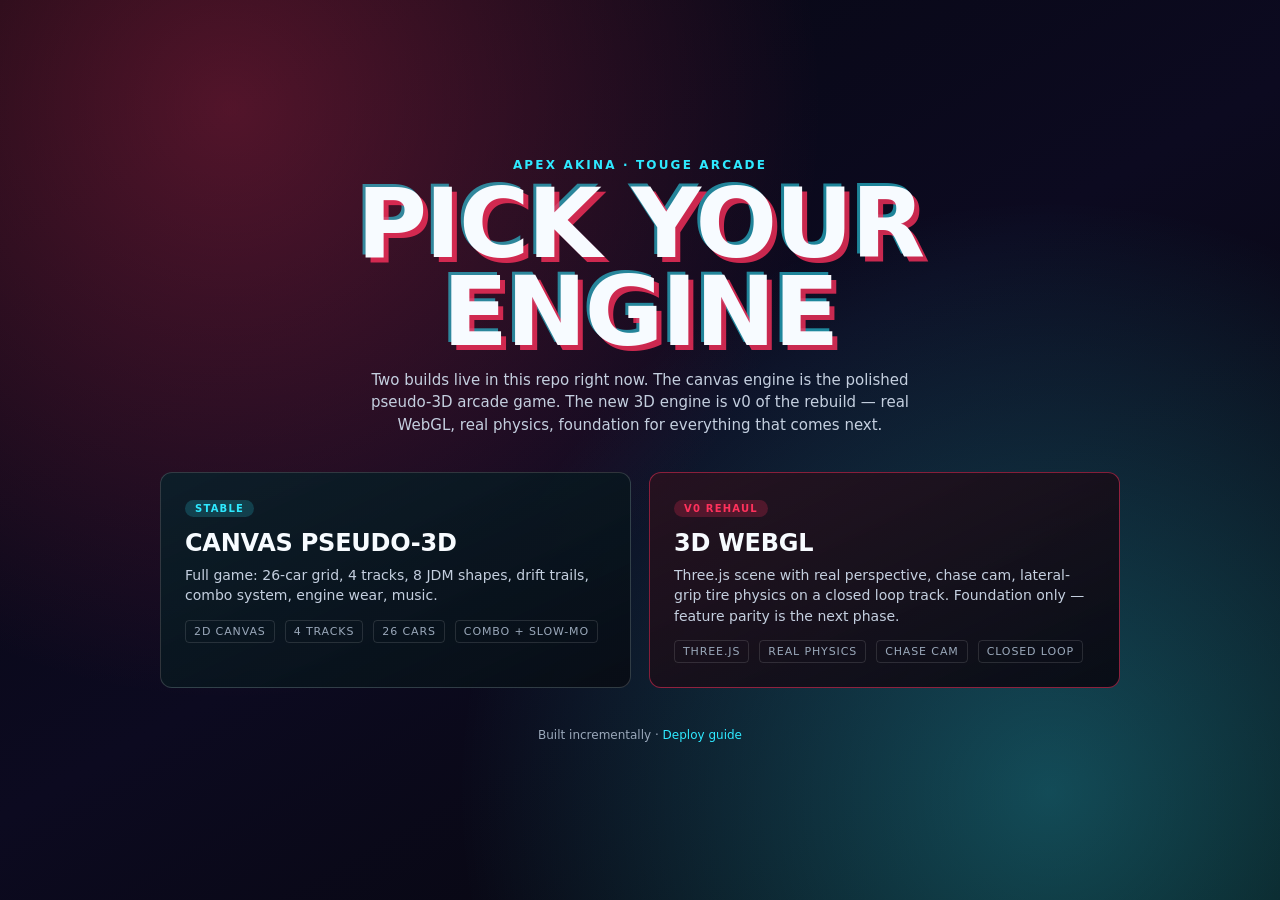
<file: index.html>
<!doctype html>
<html lang="en">
  <head>
    <meta charset="utf-8">
    <meta name="viewport" content="width=device-width, initial-scale=1">
    <title>Apex Akina</title>
    <style>
      :root {
        color-scheme: dark;
        --ink: #f7fbff;
        --muted: #9aa8ba;
        --cyan: #2ee9ff;
        --hot: #ff315c;
        --gold: #ffd166;
      }
      * { box-sizing: border-box; }
      html, body { height: 100%; }
      body {
        margin: 0;
        font-family: Inter, ui-sans-serif, system-ui, "Segoe UI", sans-serif;
        color: var(--ink);
        background:
          radial-gradient(circle at 18% 12%, rgba(255, 49, 92, 0.30), transparent 45%),
          radial-gradient(circle at 82% 88%, rgba(46, 233, 255, 0.30), transparent 45%),
          linear-gradient(150deg, #060710, #0c0a20 50%, #050608);
        min-height: 100%;
        display: grid;
        place-items: center;
        padding: 32px 20px;
        overflow-x: hidden;
      }
      .wrap {
        width: min(960px, 100%);
        text-align: center;
      }
      .eyebrow {
        margin: 0 0 8px;
        color: var(--cyan);
        font-weight: 900;
        font-size: 12px;
        letter-spacing: 0.18em;
        text-transform: uppercase;
      }
      h1 {
        margin: 0 0 12px;
        font-size: clamp(40px, 8vw, 96px);
        line-height: 0.92;
        letter-spacing: -0.02em;
        text-transform: uppercase;
        text-shadow: 5px 5px 0 rgba(255, 49, 92, 0.78), -3px -3px 0 rgba(46, 233, 255, 0.55);
      }
      .subtitle {
        margin: 0 auto 36px;
        max-width: 580px;
        color: #c4cfdf;
        line-height: 1.5;
        font-size: 15px;
      }
      .engines {
        display: grid;
        grid-template-columns: repeat(2, minmax(0, 1fr));
        gap: 18px;
      }
      .engine-card {
        display: block;
        text-decoration: none;
        color: inherit;
        padding: 24px;
        border: 1px solid rgba(255, 255, 255, 0.16);
        border-radius: 12px;
        background:
          linear-gradient(155deg, rgba(46, 233, 255, 0.08), rgba(8, 13, 22, 0.92)),
          rgba(8, 13, 22, 0.86);
        text-align: left;
        transition: border-color 120ms ease, transform 100ms ease, box-shadow 200ms ease;
      }
      .engine-card:hover {
        border-color: var(--cyan);
        transform: translateY(-2px);
        box-shadow: 0 18px 40px rgba(46, 233, 255, 0.18);
      }
      .engine-card.is-new {
        border-color: rgba(255, 49, 92, 0.5);
        background:
          linear-gradient(155deg, rgba(255, 49, 92, 0.12), rgba(8, 13, 22, 0.92)),
          rgba(8, 13, 22, 0.86);
      }
      .engine-card.is-new:hover {
        border-color: var(--hot);
        box-shadow: 0 18px 40px rgba(255, 49, 92, 0.22);
      }
      .engine-card .tag {
        display: inline-block;
        padding: 3px 10px;
        border-radius: 999px;
        font-size: 10px;
        font-weight: 900;
        text-transform: uppercase;
        letter-spacing: 0.12em;
        margin-bottom: 12px;
      }
      .engine-card .tag.canvas { background: rgba(46, 233, 255, 0.18); color: var(--cyan); }
      .engine-card .tag.threed { background: rgba(255, 49, 92, 0.22); color: var(--hot); }
      .engine-card h2 {
        margin: 0 0 8px;
        font-size: 24px;
        text-transform: uppercase;
        letter-spacing: -0.01em;
      }
      .engine-card p { margin: 0; color: #c4cfdf; line-height: 1.45; font-size: 14px; }
      .engine-card .meta {
        margin-top: 14px;
        display: flex;
        flex-wrap: wrap;
        gap: 10px;
        font-size: 11px;
        color: var(--muted);
        text-transform: uppercase;
        letter-spacing: 0.08em;
      }
      .engine-card .meta span {
        padding: 4px 8px;
        border: 1px solid rgba(255, 255, 255, 0.12);
        border-radius: 4px;
      }
      footer {
        margin-top: 40px;
        font-size: 12px;
        color: var(--muted);
      }
      footer a { color: var(--cyan); text-decoration: none; }
      footer a:hover { text-decoration: underline; }
      @media (max-width: 660px) {
        .engines { grid-template-columns: 1fr; }
      }
    </style>
  </head>
  <body>
    <div class="wrap">
      <p class="eyebrow">Apex Akina &middot; touge arcade</p>
      <h1>Pick your engine</h1>
      <p class="subtitle">
        Two builds live in this repo right now. The canvas engine is the polished pseudo-3D arcade game.
        The new 3D engine is v0 of the rebuild — real WebGL, real physics, foundation for everything that comes next.
      </p>

      <div class="engines">
        <a class="engine-card" href="canvas.html">
          <span class="tag canvas">Stable</span>
          <h2>Canvas Pseudo-3D</h2>
          <p>Full game: 26-car grid, 4 tracks, 8 JDM shapes, drift trails, combo system, engine wear, music.</p>
          <div class="meta">
            <span>2D Canvas</span><span>4 tracks</span><span>26 cars</span><span>combo + slow-mo</span>
          </div>
        </a>
        <a class="engine-card is-new" href="next/index.html">
          <span class="tag threed">v0 Rehaul</span>
          <h2>3D WebGL</h2>
          <p>Three.js scene with real perspective, chase cam, lateral-grip tire physics on a closed loop track. Foundation only — feature parity is the next phase.</p>
          <div class="meta">
            <span>Three.js</span><span>Real physics</span><span>Chase cam</span><span>Closed loop</span>
          </div>
        </a>
      </div>

      <footer>
        Built incrementally · <a href="DEPLOY.md">Deploy guide</a>
      </footer>
    </div>
  </body>
</html>
</file>
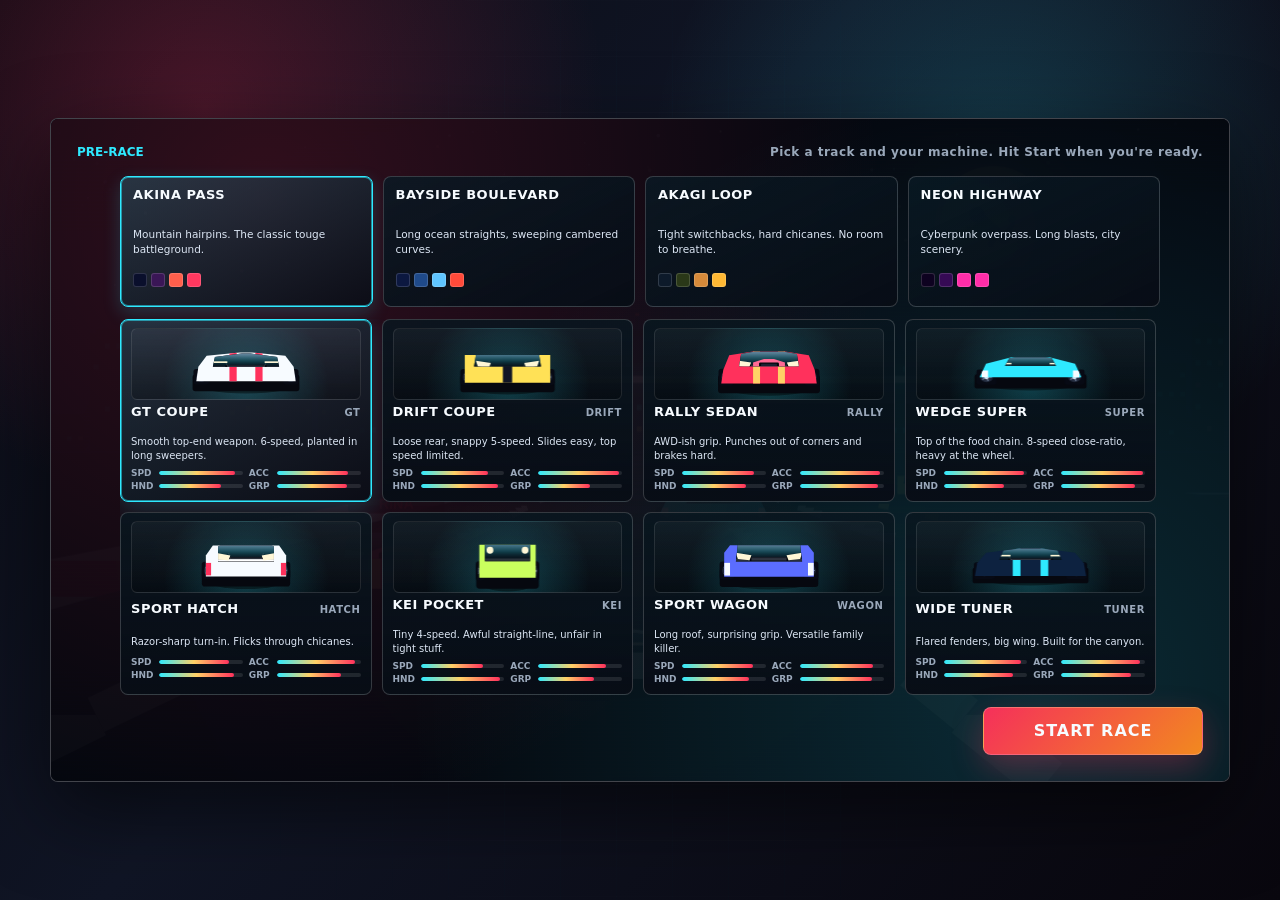
<file: canvas.html>
<!doctype html>
<html lang="en">
  <head>
    <meta charset="utf-8">
    <meta name="viewport" content="width=device-width, initial-scale=1">
    <title>Apex Akina</title>
    <link rel="stylesheet" href="styles.css">
  </head>
  <body>
    <main class="shell">
      <section class="game-frame" aria-label="Apex Akina racing game">
        <canvas id="game" width="960" height="540"></canvas>

        <div class="hud" aria-live="polite">
          <div class="hud-stack">
            <span class="label">Lap</span>
            <strong id="lap">1/3</strong>
          </div>
          <div class="hud-stack">
            <span class="label">Pos</span>
            <strong id="place">4th</strong>
          </div>
          <div class="hud-stack speed">
            <span class="label">Speed</span>
            <strong><span id="speed">0</span><small> km/h</small></strong>
          </div>
          <div class="hud-stack timer">
            <span class="label">Time</span>
            <strong id="time">0:00.00</strong>
          </div>
          <div class="hud-stack">
            <span class="label">Gear</span>
            <strong id="gear">N</strong>
          </div>
          <div class="boost-wrap">
            <span class="label">Boost</span>
            <div class="boost-meter" aria-hidden="true">
              <span id="boost"></span>
            </div>
            <span class="label engine-label">Engine</span>
            <div class="boost-meter engine-meter" aria-hidden="true">
              <span id="engine-bar"></span>
            </div>
          </div>
          <div class="hud-stack combo-stack" id="combo-stack" hidden>
            <span class="label">Combo</span>
            <strong id="combo-value">x1</strong>
          </div>
          <button id="start" type="button">
            <span>Start Race</span>
          </button>
          <button id="touch-toggle" type="button" class="touch-toggle" aria-pressed="false" title="Toggle touch controls">
            <span aria-hidden="true">⊞</span>
          </button>
          <button id="mute-toggle" type="button" class="touch-toggle" aria-pressed="false" title="Toggle sound">
            <span aria-hidden="true">♪</span>
          </button>
        </div>

        <div class="title-card" id="title-card">
          <header class="title-card__head">
            <span class="eyebrow">Pre-race</span>
            <span class="title-card__hint">Pick a track and your machine. Hit Start when you're ready.</span>
          </header>
          <div class="track-picker" id="track-picker" role="radiogroup" aria-label="Choose track"></div>
          <div class="car-picker" id="car-picker" role="radiogroup" aria-label="Choose your car"></div>
          <footer class="title-card__actions">
            <span class="title-card__pb" id="title-card-pb"></span>
            <button type="button" id="start-prerace" class="prerace-btn">Start Race</button>
          </footer>
        </div>

        <div class="race-callout" id="race-callout" aria-live="polite"></div>

        <aside class="leaderboard" aria-label="Race order">
          <span class="label">Order</span>
          <ol id="leaderboard"></ol>
        </aside>

        <div class="finish-panel" id="finish-panel" hidden>
          <p class="eyebrow">Race complete</p>
          <h2 id="finish-title">Clean Run</h2>
          <p id="finish-stats"></p>
          <button id="restart" type="button">Run It Back</button>
        </div>

        <div class="touch-controls" id="touch-controls" hidden>
          <div class="touch-pad touch-pad--left">
            <button class="touch-btn" data-key="ArrowLeft" aria-label="Steer left">◀</button>
            <button class="touch-btn" data-key="ArrowRight" aria-label="Steer right">▶</button>
          </div>
          <div class="touch-pad touch-pad--right">
            <button class="touch-btn touch-btn--brake" data-key="ArrowDown" aria-label="Brake">BRK</button>
            <button class="touch-btn touch-btn--drift" data-key="Space" aria-label="Drift">DRIFT</button>
            <button class="touch-btn touch-btn--gas" data-key="ArrowUp" aria-label="Throttle">GAS</button>
          </div>
        </div>
      </section>
    </main>

    <script src="game.js"></script>
  </body>
</html>
</file>
<file: styles.css>
:root {
  color-scheme: dark;
  --ink: #f7fbff;
  --muted: #9aa8ba;
  --panel: rgba(8, 13, 22, 0.72);
  --line: rgba(255, 255, 255, 0.18);
  --hot: #ff315c;
  --cyan: #2ee9ff;
  --gold: #ffd166;
  --black: #05070c;
}

* {
  box-sizing: border-box;
}

html,
body {
  height: 100%;
}

body {
  margin: 0;
  min-width: 320px;
  overflow: hidden;
  color: var(--ink);
  font-family: Inter, ui-sans-serif, system-ui, -apple-system, BlinkMacSystemFont, "Segoe UI", sans-serif;
  background:
    radial-gradient(circle at 16% 12%, rgba(255, 49, 92, 0.25), transparent 30%),
    radial-gradient(circle at 78% 18%, rgba(46, 233, 255, 0.18), transparent 28%),
    linear-gradient(130deg, #090a12 0%, #101525 42%, #09070e 100%);
}

body::before {
  position: fixed;
  inset: 0;
  content: "";
  pointer-events: none;
  background:
    linear-gradient(rgba(255, 255, 255, 0.035) 1px, transparent 1px),
    linear-gradient(90deg, rgba(46, 233, 255, 0.035) 1px, transparent 1px);
  background-size: 56px 56px;
  mask-image: radial-gradient(circle at 50% 50%, black, transparent 74%);
}

button {
  font: inherit;
}

button {
  border: 1px solid rgba(255, 255, 255, 0.22);
  color: var(--ink);
  background: linear-gradient(135deg, rgba(255, 49, 92, 0.96), rgba(255, 143, 31, 0.95));
  min-height: 38px;
  padding: 0 16px;
  border-radius: 6px;
  font-weight: 800;
  text-transform: uppercase;
  letter-spacing: 0;
  cursor: pointer;
  box-shadow: 0 12px 32px rgba(255, 49, 92, 0.28);
}

button:hover {
  filter: brightness(1.08);
}

button:active {
  transform: translateY(1px);
}

.shell {
  min-height: 100%;
  display: grid;
  place-items: center;
  padding: clamp(10px, 2vw, 24px);
}

.game-frame {
  position: relative;
  width: min(100%, 1180px);
  aspect-ratio: 16 / 9;
  min-height: 360px;
  max-height: calc(100vh - 20px);
  overflow: hidden;
  border: 1px solid rgba(255, 255, 255, 0.24);
  border-radius: 8px;
  background: #070913;
  box-shadow:
    0 28px 80px rgba(0, 0, 0, 0.55),
    0 0 0 1px rgba(255, 255, 255, 0.05) inset;
}

.game-frame::after {
  position: absolute;
  inset: 0;
  content: "";
  pointer-events: none;
  background:
    repeating-linear-gradient(0deg, rgba(255, 255, 255, 0.035) 0 1px, transparent 1px 4px),
    radial-gradient(circle at 50% 78%, transparent 0 45%, rgba(0, 0, 0, 0.34) 100%);
  mix-blend-mode: screen;
  opacity: 0.42;
}

canvas {
  display: block;
  width: 100%;
  height: 100%;
  image-rendering: auto;
}

.hud {
  position: absolute;
  top: 14px;
  left: 14px;
  right: 14px;
  display: grid;
  grid-template-columns: auto auto auto auto auto minmax(150px, 1fr) auto auto auto;
  gap: 10px;
  align-items: stretch;
  pointer-events: none;
  z-index: 3;
}

.hud > * {
  pointer-events: auto;
}

.touch-toggle {
  width: 38px;
  min-height: 38px;
  padding: 0;
  border-radius: 6px;
  background: rgba(8, 13, 22, 0.72);
  border: 1px solid var(--line);
  color: var(--ink);
  font-size: 16px;
  line-height: 1;
  cursor: pointer;
  box-shadow: none;
  text-transform: none;
}

.touch-toggle[aria-pressed="true"] {
  background: linear-gradient(135deg, rgba(46, 233, 255, 0.4), rgba(46, 233, 255, 0.16));
  border-color: var(--cyan);
  color: var(--cyan);
}

.hud-stack,
.boost-wrap {
  min-height: 44px;
  padding: 6px 10px;
  border: 1px solid rgba(46, 233, 255, 0.22);
  border-radius: 5px;
  background:
    linear-gradient(155deg, rgba(46, 233, 255, 0.06), rgba(8, 13, 22, 0.82) 65%),
    rgba(8, 13, 22, 0.78);
  backdrop-filter: blur(14px);
  box-shadow:
    0 0 0 1px rgba(0, 0, 0, 0.4) inset,
    0 0 14px rgba(46, 233, 255, 0.08);
}

.hud-stack {
  display: grid;
  align-content: center;
  min-width: 74px;
}

.speed {
  min-width: 132px;
}

.timer {
  min-width: 118px;
}

.label {
  display: block;
  color: rgba(46, 233, 255, 0.78);
  font-size: 10px;
  line-height: 1;
  text-transform: uppercase;
  font-weight: 900;
  letter-spacing: 0.10em;
}

.hud strong {
  display: block;
  margin-top: 3px;
  font-size: 20px;
  line-height: 1;
  font-weight: 900;
  letter-spacing: -0.01em;
}

.hud small {
  color: var(--muted);
  font-size: 11px;
  font-weight: 700;
  margin-left: 2px;
}

.boost-wrap {
  display: grid;
  align-content: center;
  min-width: 0;
}

.boost-meter {
  height: 10px;
  margin-top: 7px;
  overflow: hidden;
  border-radius: 999px;
  background: rgba(255, 255, 255, 0.12);
}

.boost-meter span {
  display: block;
  width: 0%;
  height: 100%;
  border-radius: inherit;
  background: linear-gradient(90deg, var(--cyan), var(--gold), var(--hot));
  box-shadow: 0 0 16px rgba(46, 233, 255, 0.75);
}

.engine-label {
  margin-top: 6px;
}

.engine-meter span {
  background: linear-gradient(90deg, var(--hot), var(--gold), #4cf38f);
  box-shadow: 0 0 12px rgba(255, 49, 92, 0.55);
  transition: width 120ms ease;
}

.engine-meter.is-low {
  box-shadow: 0 0 0 1px rgba(255, 49, 92, 0.8) inset;
  animation: engine-warn 0.5s ease-in-out infinite alternate;
}

.combo-stack {
  border-color: rgba(255, 209, 102, 0.35);
  box-shadow: 0 0 0 1px rgba(255, 209, 102, 0.2) inset, 0 0 14px rgba(255, 209, 102, 0.18);
}

.combo-stack .label {
  color: rgba(255, 209, 102, 0.92);
}

.combo-stack strong {
  color: var(--gold);
  text-shadow: 0 0 12px rgba(255, 209, 102, 0.55);
}

.combo-stack.is-hot strong {
  color: var(--hot);
  text-shadow: 0 0 14px rgba(255, 49, 92, 0.7);
}

@keyframes engine-warn {
  from { background: rgba(255, 49, 92, 0.18); }
  to   { background: rgba(255, 49, 92, 0.42); }
}

.title-card {
  position: absolute;
  inset: 0;
  display: grid;
  grid-template-rows: auto minmax(0, 1fr) auto;
  gap: 12px;
  padding: clamp(14px, 2.5vw, 26px);
  background:
    radial-gradient(circle at 18% 12%, rgba(255, 49, 92, 0.18), transparent 55%),
    radial-gradient(circle at 84% 88%, rgba(46, 233, 255, 0.16), transparent 55%),
    rgba(5, 8, 15, 0.96);
  border: none;
  border-radius: 0;
  box-shadow: none;
  overflow: hidden;
  z-index: 6;
}

.finish-panel {
  position: absolute;
  left: 50%;
  top: 50%;
  transform: translate(-50%, -50%);
  width: min(560px, calc(100% - 36px));
  padding: 22px 24px;
  border: 1px solid rgba(255, 255, 255, 0.18);
  border-radius: 10px;
  background: rgba(5, 8, 15, 0.86);
  backdrop-filter: blur(14px);
  box-shadow: 0 24px 70px rgba(0, 0, 0, 0.5);
  z-index: 5;
  text-align: center;
}

.title-card__head {
  display: flex;
  flex-wrap: wrap;
  align-items: baseline;
  justify-content: space-between;
  gap: 12px;
}

.title-card__hint {
  color: var(--muted);
  font-size: 12px;
  font-weight: 700;
  letter-spacing: 0.04em;
}

.title-card__actions {
  display: flex;
  align-items: center;
  justify-content: space-between;
  gap: 16px;
}

.title-card__pb {
  color: var(--gold);
  font-size: 12px;
  font-weight: 800;
  letter-spacing: 0.06em;
  text-transform: uppercase;
}

.prerace-btn {
  min-width: 220px;
  padding: 0 28px;
  height: 48px;
  font-size: 16px;
  letter-spacing: 0.06em;
  border-radius: 8px;
}

.eyebrow {
  margin: 0 0 6px;
  color: var(--cyan);
  font-size: 12px;
  line-height: 1;
  font-weight: 900;
  text-transform: uppercase;
}

h1,
h2 {
  margin: 0;
  letter-spacing: 0;
  text-transform: uppercase;
}

h1 {
  font-size: clamp(40px, 7vw, 76px);
  line-height: 0.88;
  text-shadow: 4px 4px 0 rgba(255, 49, 92, 0.85), -2px -2px 0 rgba(46, 233, 255, 0.55);
}

h2 {
  font-size: clamp(32px, 5vw, 54px);
}

.title-card p:not(.eyebrow),
.finish-panel p:not(.eyebrow) {
  margin: 12px 0 0;
  max-width: 48ch;
  color: #dce6f4;
  line-height: 1.45;
}

.title-card .pb-line {
  margin-top: 10px;
  color: var(--gold);
  font-size: 13px;
  font-weight: 800;
  text-transform: uppercase;
  letter-spacing: 0.06em;
}

.car-picker {
  display: grid;
  grid-template-columns: repeat(4, minmax(0, 1fr));
  gap: 10px;
  width: 100%;
  max-width: 1040px;
  margin: 0 auto;
  overflow-y: auto;
  align-content: start;
  padding-right: 4px;
}

.track-picker {
  display: grid;
  grid-template-columns: repeat(4, minmax(0, 1fr));
  gap: 10px;
  width: 100%;
  max-width: 1040px;
  margin: 0 auto;
}

.track-card {
  display: grid;
  gap: 4px;
  padding: 10px 12px;
  border: 1px solid rgba(255, 255, 255, 0.18);
  border-radius: 8px;
  background:
    linear-gradient(155deg, rgba(46, 233, 255, 0.05), rgba(8, 13, 22, 0.84)),
    rgba(8, 13, 22, 0.82);
  color: var(--ink);
  text-align: left;
  cursor: pointer;
  font: inherit;
  text-transform: none;
  letter-spacing: 0;
  box-shadow: none;
  min-height: auto;
  transition: border-color 100ms ease, transform 80ms ease, background 120ms ease;
}

.track-card:hover {
  border-color: rgba(46, 233, 255, 0.6);
  transform: translateY(-1px);
}

.track-card[aria-checked="true"] {
  border-color: var(--cyan);
  background: linear-gradient(155deg, rgba(46, 233, 255, 0.18), rgba(8, 13, 22, 0.85));
  box-shadow: 0 0 0 1px rgba(46, 233, 255, 0.55) inset, 0 6px 18px rgba(46, 233, 255, 0.18);
}

.track-card__name {
  font-size: 13px;
  font-weight: 900;
  text-transform: uppercase;
  letter-spacing: 0.04em;
}

.track-card__desc {
  margin: 0;
  color: #c4cfdf;
  font-size: 10.5px;
  line-height: 1.3;
}

.track-card__swatch {
  display: flex;
  gap: 4px;
  margin-top: 4px;
}

.track-card__swatch span {
  display: inline-block;
  width: 14px;
  height: 14px;
  border-radius: 3px;
  border: 1px solid rgba(255, 255, 255, 0.15);
}

@media (max-width: 760px) {
  .car-picker, .track-picker {
    grid-template-columns: repeat(2, minmax(0, 1fr));
  }
}

.car-card {
  display: grid;
  gap: 4px;
  padding: 8px 10px 10px;
  border: 1px solid rgba(255, 255, 255, 0.18);
  border-radius: 8px;
  background:
    linear-gradient(180deg, rgba(46, 233, 255, 0.04), rgba(8, 13, 22, 0.85)),
    rgba(8, 13, 22, 0.85);
  color: var(--ink);
  text-align: left;
  cursor: pointer;
  font: inherit;
  text-transform: none;
  letter-spacing: 0;
  box-shadow: none;
  min-height: auto;
  transition: border-color 100ms ease, transform 80ms ease, background 120ms ease;
}

.car-card:hover {
  border-color: rgba(46, 233, 255, 0.6);
  transform: translateY(-1px);
}

.car-card[aria-checked="true"] {
  border-color: var(--cyan);
  background: linear-gradient(155deg, rgba(46, 233, 255, 0.16), rgba(8, 13, 22, 0.8));
  box-shadow: 0 0 0 1px rgba(46, 233, 255, 0.55) inset, 0 8px 24px rgba(46, 233, 255, 0.18);
}

.car-card__preview {
  display: block;
  width: 100%;
  height: clamp(54px, 7.5vw, 72px);
  border-radius: 6px;
  background:
    radial-gradient(circle at 50% 80%, rgba(46, 233, 255, 0.22), transparent 65%),
    linear-gradient(180deg, rgba(255, 255, 255, 0.04), rgba(0, 0, 0, 0.25));
  border: 1px solid rgba(255, 255, 255, 0.10);
}

.car-card__title {
  display: flex;
  align-items: baseline;
  justify-content: space-between;
  gap: 8px;
}

.car-card__name {
  font-size: 13px;
  font-weight: 900;
  text-transform: uppercase;
  letter-spacing: 0.04em;
}

.car-card__shape {
  color: var(--muted);
  font-size: 10px;
  font-weight: 800;
  text-transform: uppercase;
  letter-spacing: 0.06em;
}

.car-card__desc {
  margin: 0;
  color: #c4cfdf;
  font-size: 10px;
  line-height: 1.25;
  display: -webkit-box;
  -webkit-line-clamp: 2;
  -webkit-box-orient: vertical;
  overflow: hidden;
}

.car-card__bars {
  display: grid;
  grid-template-columns: 22px 1fr 22px 1fr;
  align-items: center;
  gap: 3px 6px;
  font-size: 9px;
  font-weight: 900;
  text-transform: uppercase;
  color: var(--muted);
}

.car-card .stat-bar {
  position: relative;
  height: 4px;
  border-radius: 2px;
  background: rgba(255, 255, 255, 0.10);
  overflow: hidden;
}

.car-card .stat-bar > span {
  display: block;
  height: 100%;
  background: linear-gradient(90deg, var(--cyan), var(--gold), var(--hot));
  border-radius: inherit;
}


.finish-panel {
  left: 50%;
  top: 50%;
  bottom: auto;
  transform: translate(-50%, -50%);
  text-align: center;
}

.finish-panel button {
  margin-top: 18px;
}

.race-callout {
  position: absolute;
  left: 50%;
  top: 48%;
  z-index: 5;
  width: min(520px, calc(100% - 32px));
  transform: translate(-50%, -50%);
  color: #fff;
  text-align: center;
  text-transform: uppercase;
  font-size: clamp(38px, 9vw, 104px);
  font-weight: 950;
  line-height: 0.9;
  letter-spacing: 0;
  pointer-events: none;
  opacity: 0;
  text-shadow:
    5px 5px 0 rgba(255, 49, 92, 0.85),
    -3px -3px 0 rgba(46, 233, 255, 0.7),
    0 0 36px rgba(255, 255, 255, 0.3);
  transition: opacity 120ms ease;
}

.race-callout.is-visible {
  opacity: 1;
}

.leaderboard {
  position: absolute;
  right: 14px;
  bottom: 14px;
  z-index: 3;
  width: 188px;
  padding: 10px;
  border: 1px solid var(--line);
  border-radius: 6px;
  background: rgba(5, 8, 15, 0.68);
  backdrop-filter: blur(12px);
}

.leaderboard ol {
  display: grid;
  gap: 5px;
  margin: 8px 0 0;
  padding: 0;
  list-style: none;
}

.leaderboard li {
  display: flex;
  justify-content: space-between;
  gap: 8px;
  min-height: 23px;
  padding: 4px 7px;
  border-radius: 4px;
  color: #dce6f4;
  background: rgba(255, 255, 255, 0.06);
  font-size: 12px;
  font-weight: 800;
}

.leaderboard li.is-player {
  color: #05070c;
  background: linear-gradient(90deg, var(--cyan), var(--gold));
}

[hidden] {
  display: none !important;
}

.game-frame.is-prerace .hud,
.game-frame.is-prerace .leaderboard,
.game-frame.is-prerace .race-callout {
  display: none !important;
}

.touch-controls {
  position: absolute;
  inset: auto 0 0 0;
  z-index: 6;
  display: flex;
  justify-content: space-between;
  align-items: flex-end;
  padding: clamp(10px, 3vw, 22px);
  pointer-events: none;
  touch-action: none;
  user-select: none;
}

.touch-pad {
  display: grid;
  gap: 10px;
  pointer-events: auto;
}

.touch-pad--left {
  grid-template-columns: auto auto;
}

.touch-pad--right {
  grid-template-columns: auto auto;
  grid-auto-flow: column;
  align-items: end;
}

.touch-btn {
  width: clamp(58px, 13vw, 88px);
  height: clamp(58px, 13vw, 88px);
  padding: 0;
  border: 1px solid rgba(255, 255, 255, 0.28);
  border-radius: 50%;
  background: rgba(8, 13, 22, 0.62);
  color: var(--ink);
  font-size: clamp(14px, 3.4vw, 20px);
  font-weight: 900;
  letter-spacing: 0.02em;
  text-transform: uppercase;
  box-shadow: 0 8px 24px rgba(0, 0, 0, 0.4);
  backdrop-filter: blur(10px);
  -webkit-tap-highlight-color: transparent;
  transition: transform 60ms ease, background 80ms ease;
}

.touch-btn.is-active {
  transform: scale(0.94);
  background: rgba(46, 233, 255, 0.22);
  border-color: var(--cyan);
}

.touch-btn--gas {
  width: clamp(72px, 16vw, 104px);
  height: clamp(72px, 16vw, 104px);
  background: linear-gradient(135deg, rgba(255, 49, 92, 0.85), rgba(255, 143, 31, 0.85));
  border-color: rgba(255, 209, 102, 0.6);
}

.touch-btn--gas.is-active {
  background: linear-gradient(135deg, #ff315c, #ffd166);
}

.touch-btn--brake {
  background: rgba(255, 49, 92, 0.32);
  border-color: rgba(255, 49, 92, 0.55);
}

.touch-btn--drift {
  background: rgba(46, 233, 255, 0.18);
  border-color: rgba(46, 233, 255, 0.55);
}

.has-touch .leaderboard {
  right: clamp(8px, 2vw, 14px);
  left: auto;
  bottom: clamp(120px, 22vw, 170px);
  width: clamp(150px, 30vw, 196px);
}

.has-touch .title-card,
.has-touch .finish-panel {
  bottom: clamp(120px, 22vw, 170px);
}

.has-touch .finish-panel {
  bottom: auto;
}

@media (max-width: 760px) {
  body {
    overflow: auto;
  }

  .shell {
    min-height: 100%;
  }

  .game-frame {
    min-height: 520px;
    aspect-ratio: 9 / 14;
  }

  .hud {
    grid-template-columns: repeat(3, 1fr);
  }

  .boost-wrap {
    grid-column: 1 / -1;
  }

  #start {
    grid-column: 1 / -1;
  }

  .title-card {
    padding: 16px;
  }

  .leaderboard {
    left: 14px;
    right: 14px;
    bottom: 12px;
    width: auto;
  }

  .leaderboard ol {
    grid-template-columns: repeat(3, 1fr);
  }

  .leaderboard li {
    min-width: 0;
  }

}
</file>
